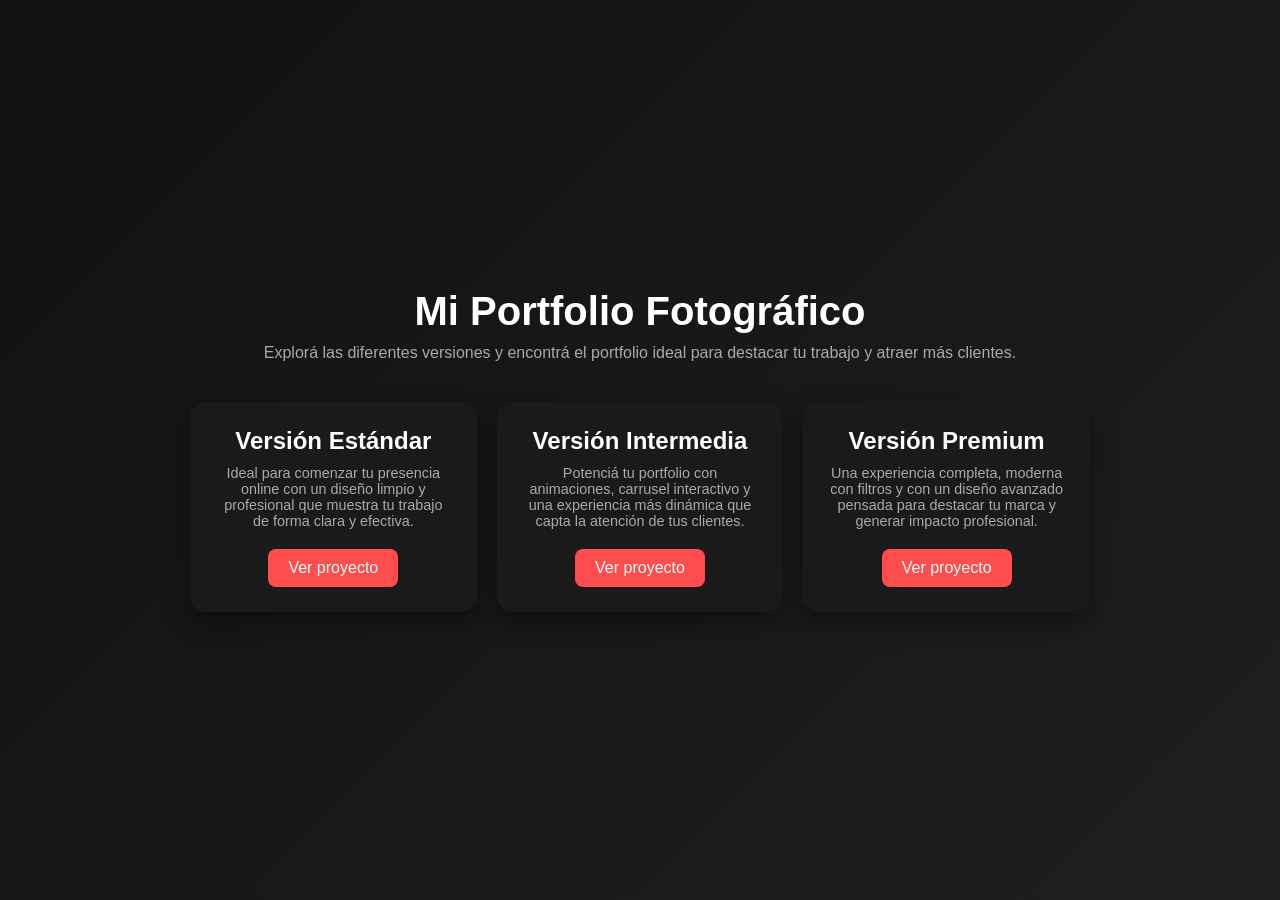
<file: index.html>
<!DOCTYPE html>
<html lang="es">
<head>
	<meta charset="utf-8">
	<meta name="viewport" content="width=device-width, initial-scale=1">
	<title>Mi Portfolio</title>

	<style>
		/* RESET */
		* {
			margin: 0;
			padding: 0;
			box-sizing: border-box;
		}

		body {
			font-family: Arial, sans-serif;
			background: linear-gradient(135deg, #111, #1f1f1f);
			color: #fff;
			min-height: 100vh;
			display: flex;
			flex-direction: column;
			align-items: center;
			justify-content: center;
			text-align: center;
		}

		h1 {
			font-size: 2.5rem;
			margin-bottom: 10px;
		}

		p {
			color: #aaa;
			margin-bottom: 40px;
		}

		.container {
			display: grid;
			grid-template-columns: repeat(auto-fit, minmax(250px, 1fr));
			gap: 20px;
			width: 90%;
			max-width: 900px;
		}

		.card {
			background: #1a1a1a;
			padding: 25px;
			border-radius: 15px;
			box-shadow: 0 10px 25px rgba(0,0,0,0.4);
			transition: transform 0.3s ease, box-shadow 0.3s ease;
		}

		.card:hover {
			transform: translateY(-10px);
			box-shadow: 0 20px 40px rgba(0,0,0,0.6);
		}

		.card h2 {
			margin-bottom: 10px;
		}

		.card p {
			font-size: 0.9rem;
			margin-bottom: 20px;
		}

		.btn {
			display: inline-block;
			padding: 10px 20px;
			background: #ff4d4d;
			color: #fff;
			text-decoration: none;
			border-radius: 8px;
			transition: background 0.3s;
		}

		.btn:hover {
			background: #ff1a1a;
		}
	</style>
</head>

<body>

	<h1>Mi Portfolio Fotográfico</h1>
	<p>Explorá las diferentes versiones y encontrá el portfolio ideal para destacar tu trabajo y atraer más clientes.</p>

	<div class="container">

		<div class="card">
			<h2>Versión Estándar</h2>
			<p>Ideal para comenzar tu presencia online con un diseño limpio y profesional que muestra tu trabajo de forma clara y efectiva.</p>
			<a href="./estandar/index.html" class="btn">Ver proyecto</a>
		</div>

		<div class="card">
			<h2>Versión Intermedia</h2>
			<p>Potenciá tu portfolio con animaciones, carrusel interactivo y una experiencia más dinámica que capta la atención de tus clientes.</p>
			<a href="./intermedio/index.html" class="btn">Ver proyecto</a>
		</div>

		<div class="card">
			<h2>Versión Premium</h2>
			<p>Una experiencia completa, moderna con filtros y con un diseño avanzado pensada para destacar tu marca y generar impacto profesional.</p>
			<a href="./premium/index.html" class="btn">Ver proyecto</a>
		</div>

	</div>

</body>
</html>
</file>
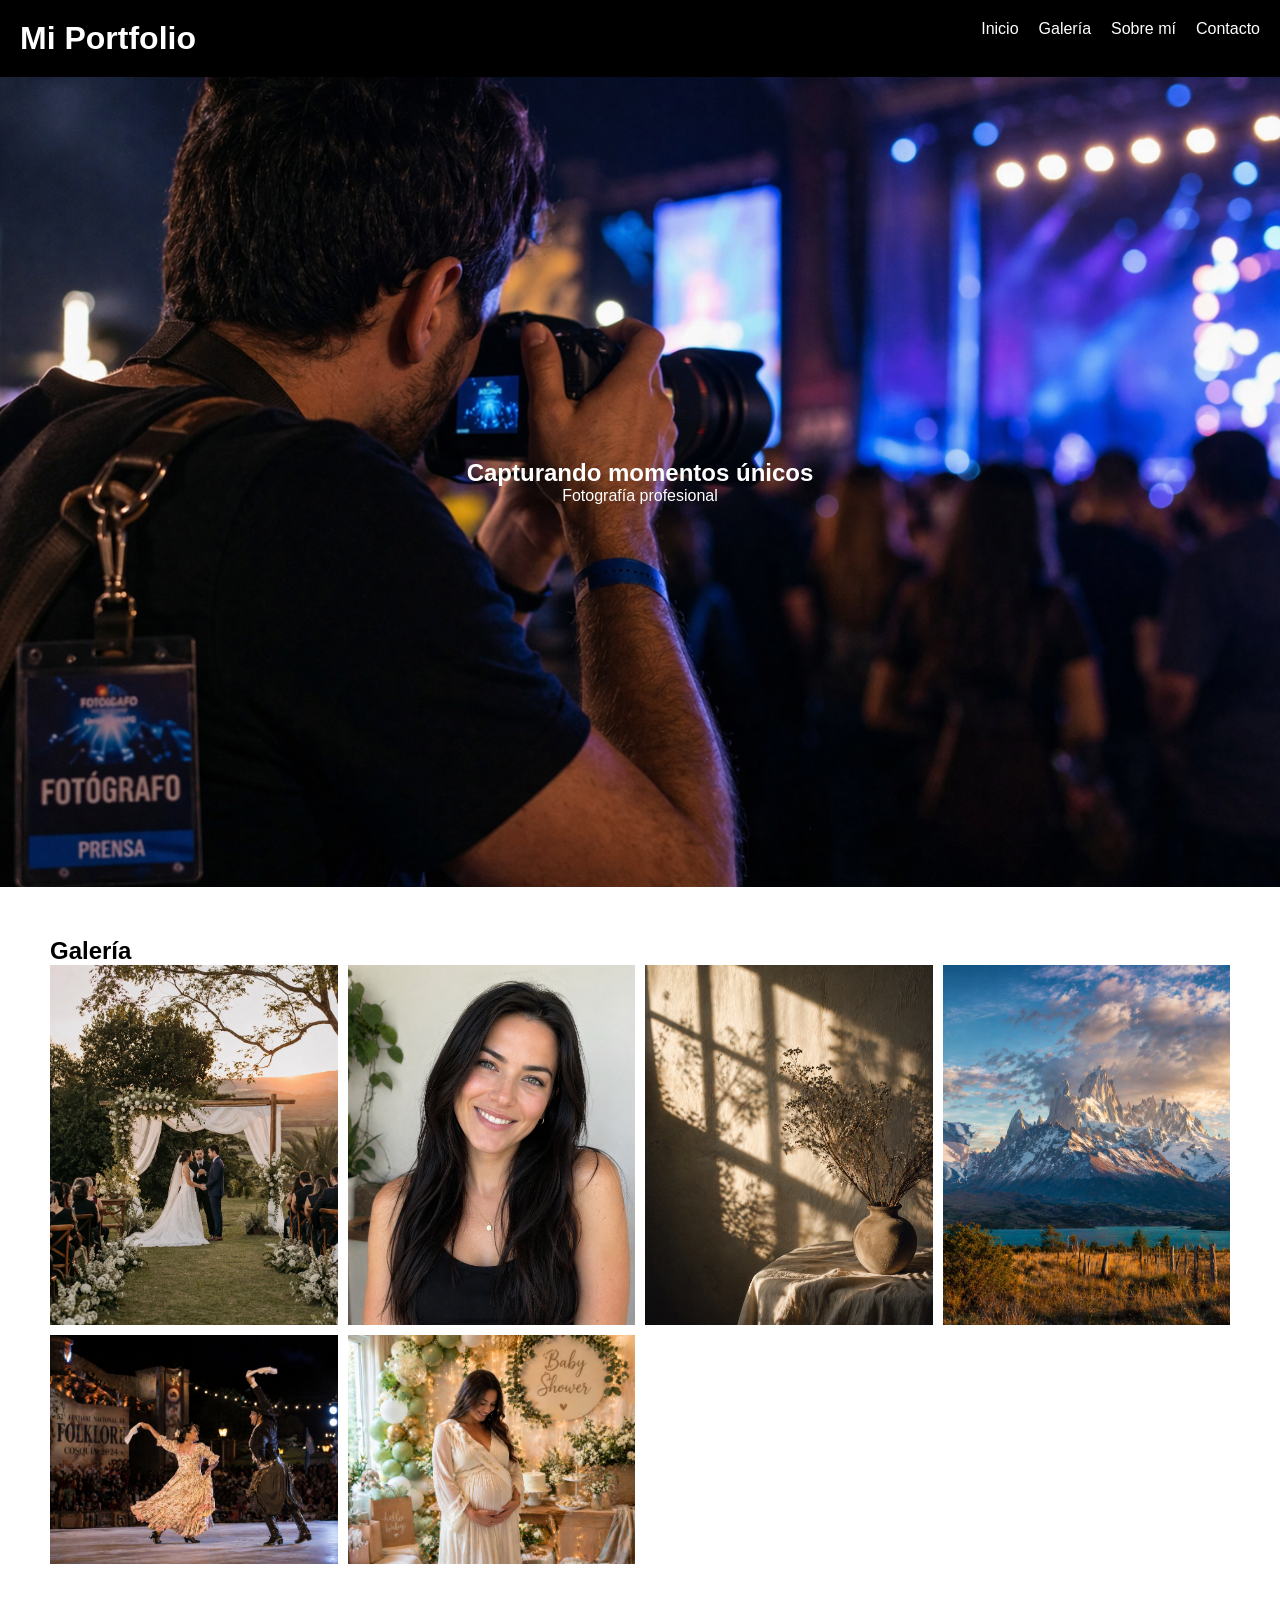
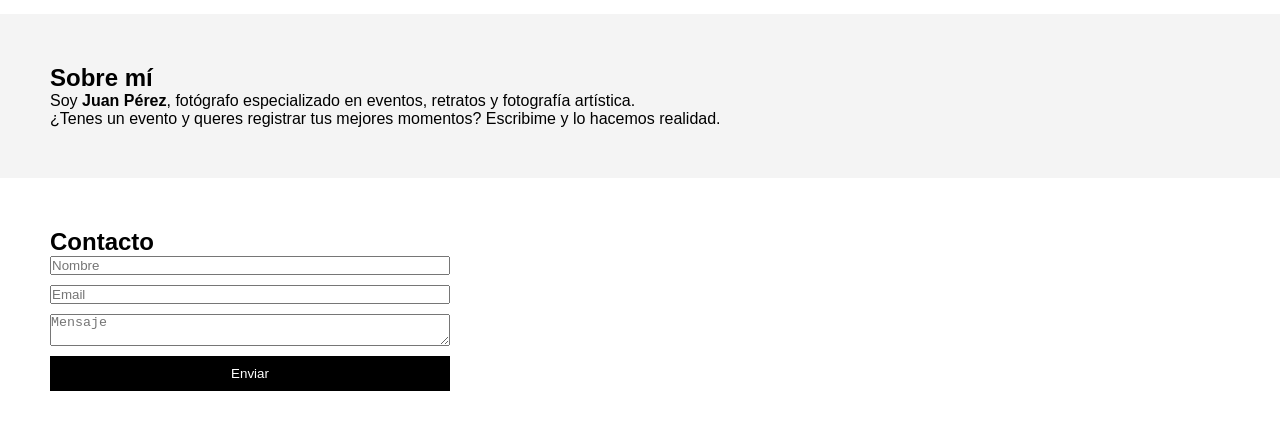
<file: estandar/index.html>
<!DOCTYPE html>
<html lang="es">
<head>
    <meta charset="utf-8">
    <meta name="viewport" content="width=device-width, initial-scale=1">
    <title>Portfolio Fotógrafo</title>
    <link rel="icon" type="image/png" href="image/photographer.png">
    <link rel="stylesheet" href="css/style.css">
</head>
<body>

    <!-- NAVBAR -->
    <header class="header">
        <h1 class="logo">Mi Portfolio</h1>
        <nav>
            <ul class="nav">
                <li><a href="#inicio">Inicio</a></li>
                <li><a href="#galeria">Galería</a></li>
                <li><a href="#sobre">Sobre mí</a></li>
                <li><a href="#contacto">Contacto</a></li>
            </ul>
        </nav>
    </header>

    <!-- HERO -->
    <section id="inicio" class="hero">
        <h2>Capturando momentos únicos</h2>
        <p>Fotografía profesional</p>
    </section>

    <!-- GALERIA -->
    <section id="galeria" class="galeria">
        <h2>Galería</h2>
        <div class="grid">
            <img src="image/Fotógrafia1.png" alt="Fotografía1">
            <img src="image/Fotógrafia2.png" alt="Fotografía2">
            <img src="image/Fotógrafia3.png" alt="Fotografía3">
            <img src="image/Fotógrafia4.png" alt="Fotografía4">
            <img src="image/Fotógrafia5.png" alt="Fotografía5">
            <img src="image/Fotógrafia6.png" alt="Fotografía6">
        </div>
    </section>

    <!-- SOBRE MI -->
    <section id="sobre" class="sobre">
        <h2>Sobre mí</h2>
        <p>Soy <strong>Juan Pérez</strong>, fotógrafo especializado en eventos, retratos y fotografía artística.</p>
        <p>¿Tenes un evento y queres registrar tus mejores momentos? Escribime y lo hacemos realidad.</p>
    </section>

    <!-- CONTACTO -->
    <section id="contacto" class="contacto">
        <h2>Contacto</h2>
        <form id="form">
            <input type="text" name="name"  placeholder="Nombre" required>
            <input type="email"  name="email" placeholder="Email" required>
            <textarea  name="message" placeholder="Mensaje" required></textarea>
            <button type="submit">Enviar</button>
        </form>
        <p id="status"></p>
    </section>

    <script src="https://cdn.emailjs.com/dist/email.min.js"></script>
    <script>
        emailjs.init("TU_PUBLIC_KEY");
    </script>
    <script src="js/main.js"></script>
</body>
</html>
</file>
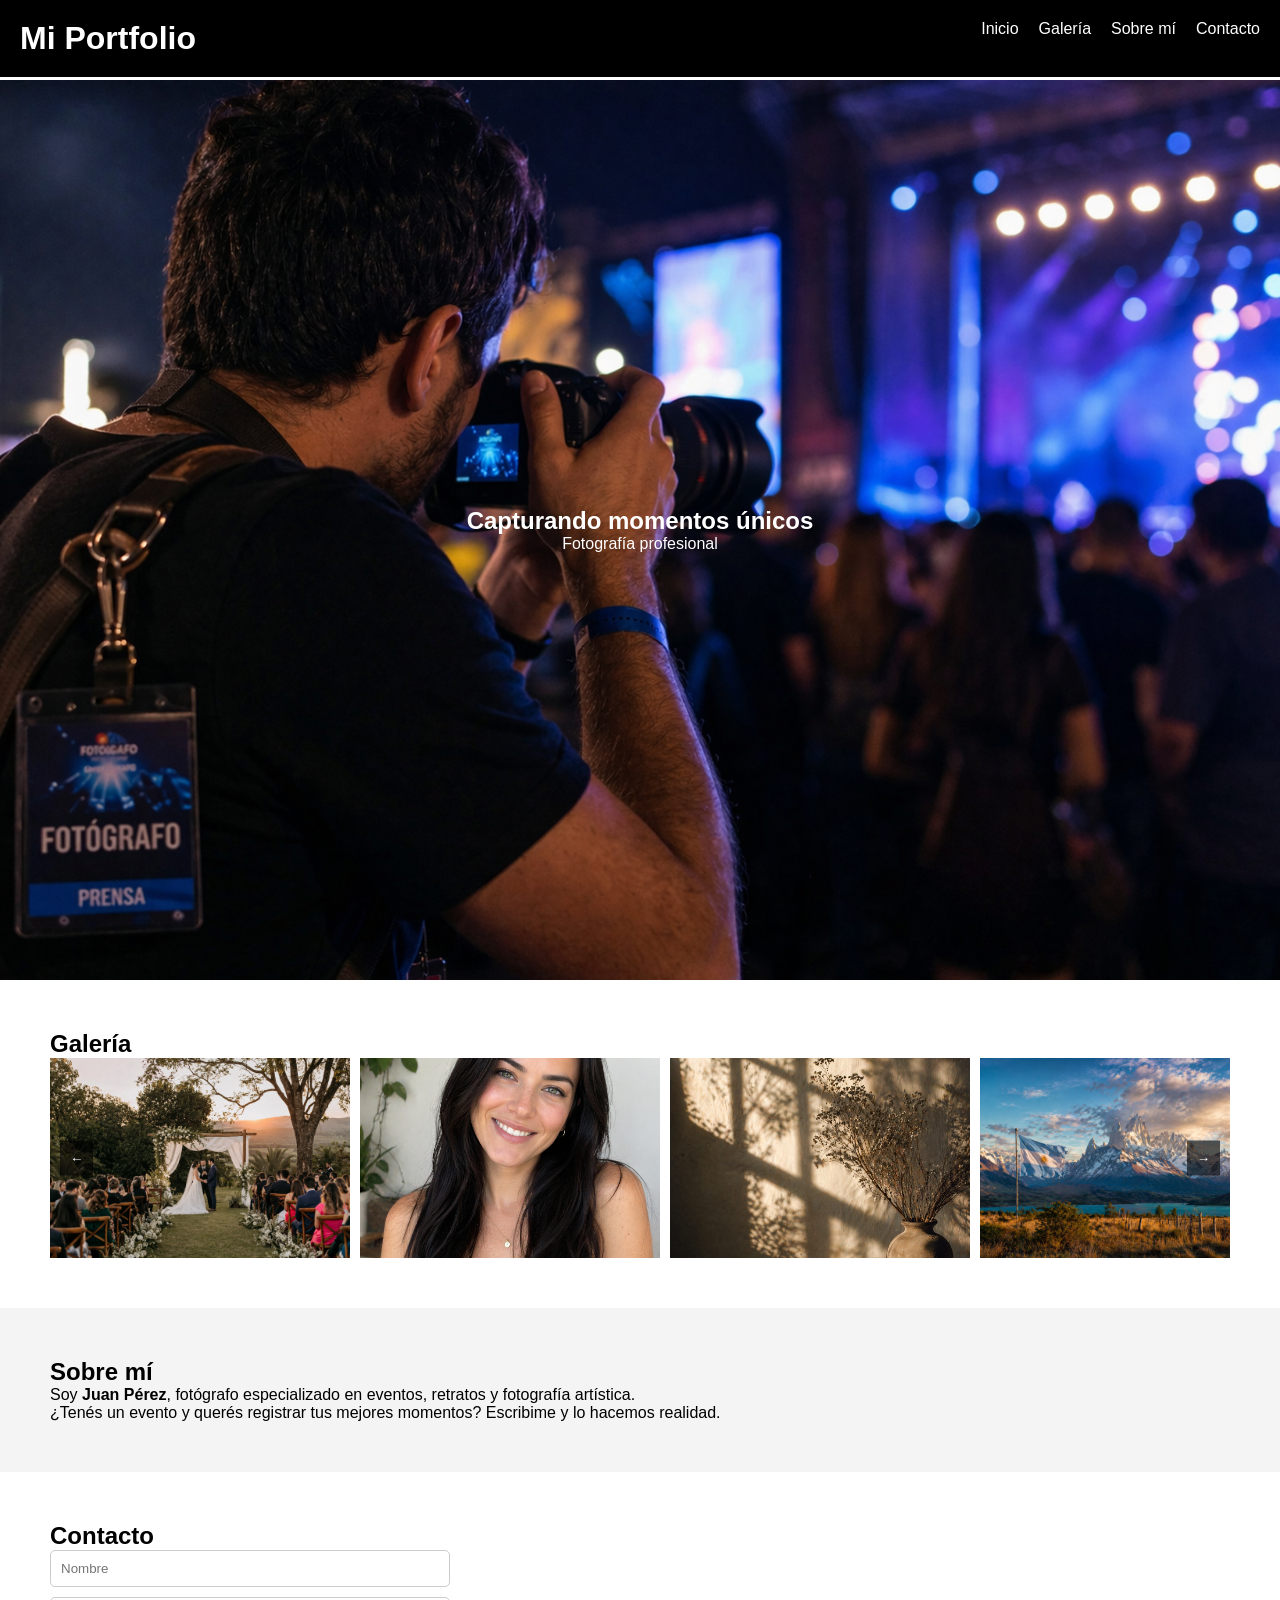
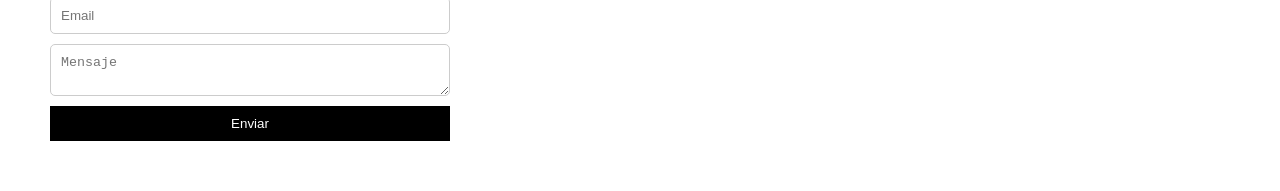
<file: intermedio/index.html>
<!DOCTYPE html>
<html lang="es">
<head>
	<meta charset="utf-8">
	<meta name="viewport" content="width=device-width, initial-scale=1">
	<title>Portfolio Fotógrafo</title>
	<link rel="icon" type="image/png" href="image/photographer.png">
	<link rel="stylesheet" href="css/styles.css">
</head>
<body>

	 <!-- NAVBAR -->
	 <header class="header">
	 	<h1 class="logo">Mi Portfolio</h1>
	 	<nav>
	 		<ul class="nav">
	 			<li><a href="#inicio">Inicio</a></li>
	 			<li><a href="#galeria">Galería</a></li>
	 			<li><a href="#sobre">Sobre mí</a></li>
	 			<li><a href="#contacto">Contacto</a></li>
	 		</ul>
	 	</nav>
	 </header>

	<!-- HERO -->
	<section id="inicio" class="hero">
		<h2>Capturando momentos únicos</h2>
		<p>Fotografía profesional</p>
	</section>

	<!-- GALERIA -->
	<section id="galeria" class="galeria hidden">
		<h2>Galería</h2>

		<div class="carousel-container">
			<button id="prev" class="btn">←</button>

			<div class="grid">
				<img src="image/Fotógrafia1.png" alt="Fotografía1">
				<img src="image/Fotógrafia2.png" alt="Fotografía2">
				<img src="image/Fotógrafia3.png" alt="Fotografía3">
				<img src="image/Fotógrafia4.png" alt="Fotografía4">
				<img src="image/Fotógrafia5.png" alt="Fotografía5">
				<img src="image/Fotógrafia6.png" alt="Fotografía6">
			</div>

			<button id="next" class="btn">→</button>
		</div>
	</section>

	<!-- SOBRE -->
	<section id="sobre" class="sobre hidden">
		<h2>Sobre mí</h2>
		<p>Soy <strong>Juan Pérez</strong>, fotógrafo especializado en eventos, retratos y fotografía artística.</p>
		<p>¿Tenés un evento y querés registrar tus mejores momentos? Escribime y lo hacemos realidad.</p>
	</section>

	<!-- CONTACTO -->
	<section id="contacto" class="contacto hidden">
		<h2>Contacto</h2>
		<form id="form">
			<input type="text" name="name" placeholder="Nombre" required>
			<input type="email" name="email" placeholder="Email" required>
			<textarea name="message" placeholder="Mensaje" required></textarea>
			<button type="submit">Enviar</button>
		</form>
		<p id="status"></p>
	</section>

	<!-- LIGHTBOX -->
	<div id="lightbox" class="lightbox">
		<span id="close">&times;</span>
		<img id="lightbox-img">
	</div>

	<!-- EMAILJS -->
    <script src="https://cdn.emailjs.com/dist/email.min.js"></script>
    <script>
        emailjs.init("TU_PUBLIC_KEY");
    </script>

    <script src="js/main.js"></script>
</body>
</html>
</file>
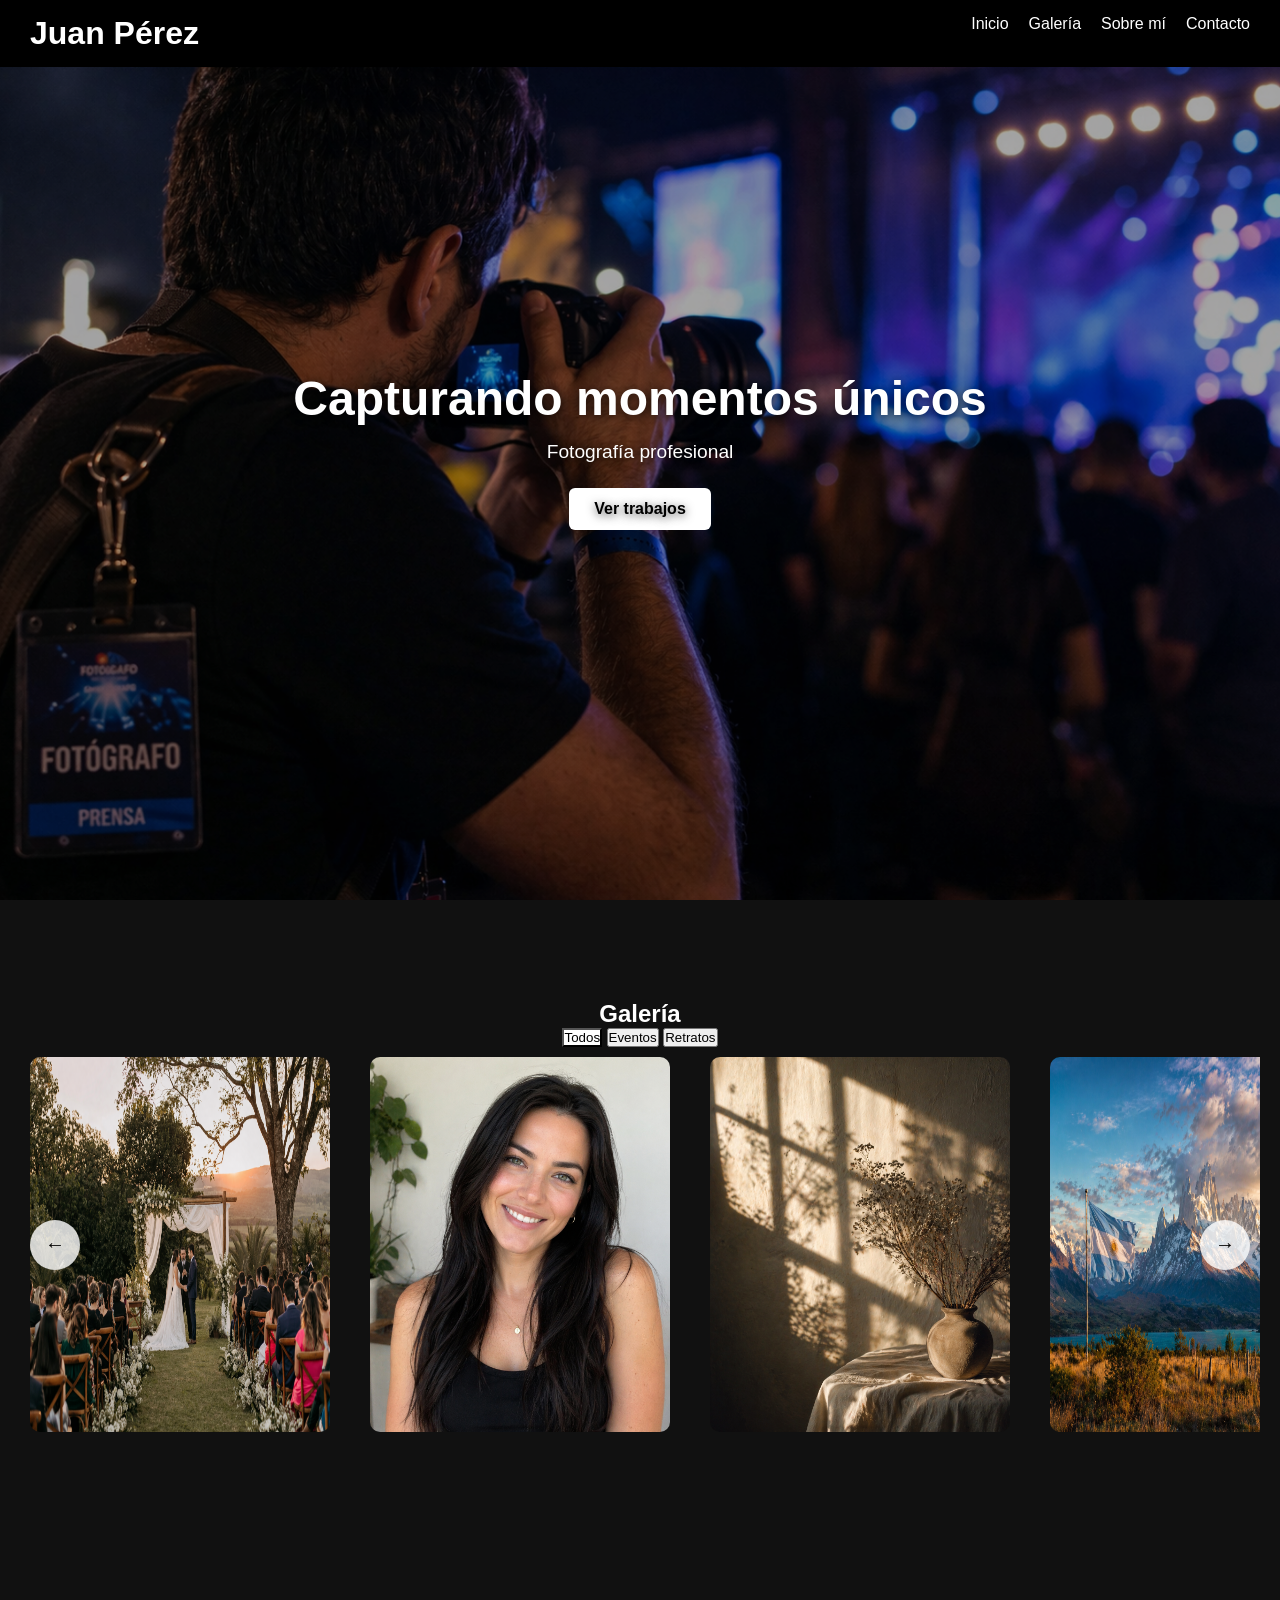
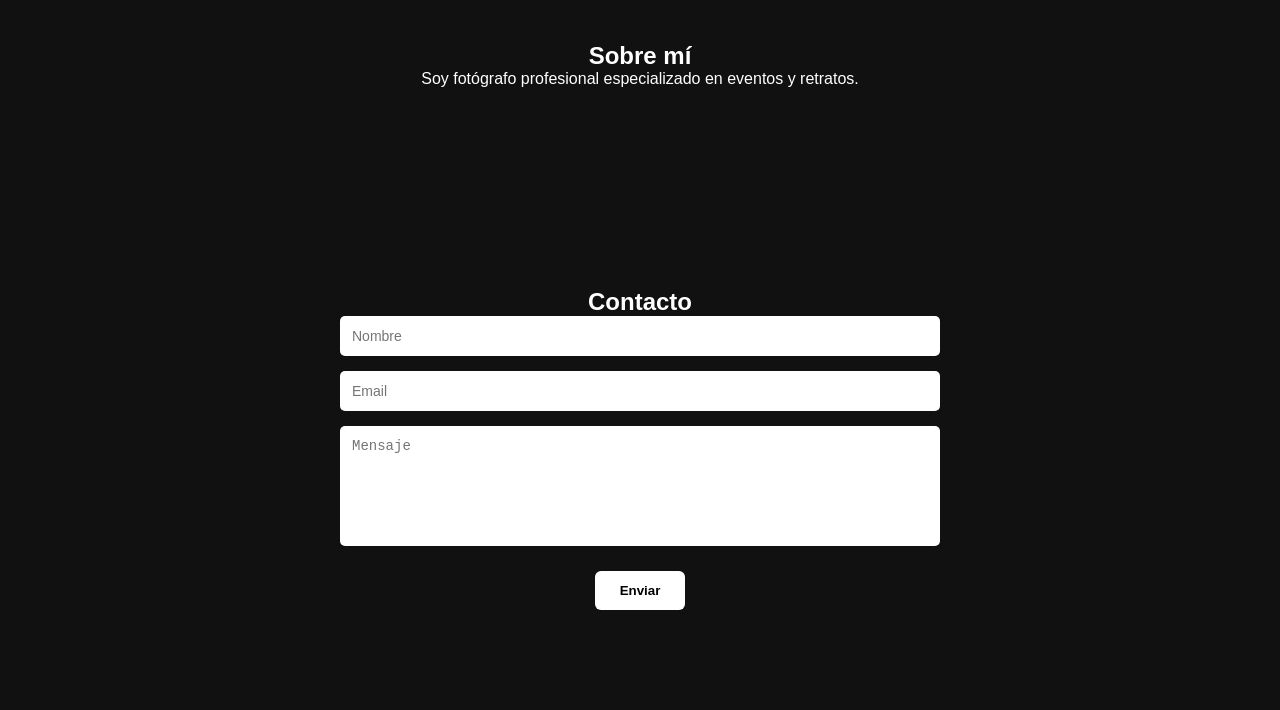
<file: premium/index.html>
<!DOCTYPE html>
<html lang="es">
<head>
	<meta charset="utf-8">
	<meta name="viewport" content="width=device-width, initial-scale=1">
	<title>Portfolio Fotógrafo</title>

	<meta name="description" content="Portfolio profesional de fotografía">
	<link rel="icon" type="image/png" href="assets/photographer.png">
	<link rel="stylesheet" href="css/styles.css">
</head>
<body>

<!-- HEADER -->
<header class="header">
	<h1 class="logo">Juan Pérez</h1>

	<nav class="nav">
		<a href="#inicio">Inicio</a>
		<a href="#galeria">Galería</a>
		<a href="#sobre">Sobre mí</a>
		<a href="#contacto">Contacto</a>
	</nav>

	<div id="menu-toggle" class="menu-toggle">
		<span></span><span></span><span></span>
	</div>
</header>

<!-- HERO -->
<section id="inicio" class="hero">
	<div class="overlay"></div>
	<div class="hero-content">
		<h2 class="fade-in">Capturando momentos únicos</h2>
		<p class="fade-in delay">Fotografía profesional</p>
		<a href="#galeria" class="btn fade-in delay-2">Ver trabajos</a>
	</div>
</section>

<!-- GALERIA -->
<section id="galeria" class="section hidden">
	<h2>Galería</h2>

	<div class="filtros">
		<button class="filtro-btn active" data-filter="all">Todos</button>
		<button class="filtro-btn" data-filter="eventos">Eventos</button>
		<button class="filtro-btn" data-filter="retratos">Retratos</button>
	</div>

	<div class="carousel-container">
		<button id="prev" class="btn">←</button>

		<div id="carousel" class="carousel">
			<img src="assets/img/Fotografia1.png" class="item eventos" alt="evento">
			<img src="assets/img/Fotografia2.png" class="item retratos" alt="retrato">
			<img src="assets/img/Fotografia3.png" class="item eventos" alt="evento">
			<img src="assets/img/Fotografia4.png" class="item retratos" alt="retrato">
			<img src="assets/img/Fotografia5.png" class="item eventos" alt="evento">
			<img src="assets/img/Fotografia6.png" class="item retratos" alt="retrato">
		</div>

		<button id="next" class="btn">→</button>
	</div>
</section>

<!-- SOBRE -->
<section id="sobre" class="section hidden">
	<h2>Sobre mí</h2>
	<p>Soy fotógrafo profesional especializado en eventos y retratos.</p>
</section>

<!-- CONTACTO -->
<section id="contacto" class="section hidden">
	<h2>Contacto</h2>

	<form id="form">
		<input type="text" name="name" placeholder="Nombre" required>
		<input type="email" name="email" placeholder="Email" required>
		<textarea name="message" placeholder="Mensaje" required></textarea>
		<button type="submit" class="btn">Enviar</button>
	</form>

	<p id="status"></p>
</section>

<!-- LIGHTBOX -->
<div id="lightbox" class="lightbox">
	<span id="close">&times;</span>
	<button id="prev-lightbox">←</button>
	<img id="lightbox-img" alt="imagen ampliada">
	<button id="next-lightbox">→</button>
</div>

<script src="js/main.js"></script>

</body>
</html>
</file>
<file: estandar/css/style.css>
/* RESET */
* {
	margin: 0;
	padding: 0;
	box-sizing: border-box;
}

body {
	font-family: Arial, sans-serif;
}

/* HEADER */
.header {
	display: flex;
	justify-content: space-between;
	padding: 20px;
	background: black;
	color: white;
}

.nav {
	display: flex;
	gap: 20px;
	list-style: none;
}

.nav a {
	color: white;
	text-decoration: none;
}

/* HERO */
.hero {
	height: 90vh;
	background: url("../image/foto1.png") center/cover;
	color: white;
	display: flex;
	flex-direction: column;
	justify-content: center;
	align-items: center;
}

/* GALERIA */
.galeria {
	padding: 50px;
}

.grid {
	display: grid;
	grid-template-columns: repeat(4, 1fr);
	gap: 10px;
}

.grid img {
	width: 100%;
	height: 100%;
	object-fit: cover;
	cursor: pointer;
}

/* SOBRE */
.sobre {
	padding: 50px;
	background: #f4f4f4;
}

/* CONTACTO */
.contacto {
	padding: 50px;
}

form {
	display: flex;
	flex-direction: column;
	gap: 10px;
	max-width: 400px;
}

button {
	background: black;
	color: white;
	padding: 10px;
	border: none;
	cursor: pointer;
}
</file>
<file: intermedio/css/styles.css>
/* RESET */
* {
	margin: 0;
	padding: 0;
	box-sizing: border-box;
}

body {
	font-family: Arial, sans-serif;
}

/* HEADER */
.header {
	position: fixed;
	top: 0;
	width: 100%;
	display: flex;
	justify-content: space-between;
	padding: 20px;
	background: black;
	color: white;
	z-index: 1000;
	transition: 0.3s;
}

.header.scrolled {
	background: rgba(0, 0, 0, 0.9);
}

.nav {
	display: flex;
	gap: 20px;
	list-style: none;
}

.nav a {
	color: white;
	text-decoration: none;
}

/* HERO */
.hero {
	height: 100vh;
	background: url("../image/foto1.png") center/cover;
	color: white;
	display: flex;
	flex-direction: column;
	justify-content: center;
	align-items: center;
	margin-top: 80px;
}

/* GALERIA */
.galeria {
	padding: 50px;
}

.carousel-container {
	position: relative;
}

.grid {
	display: flex;
	overflow-x: auto;
	scroll-behavior: smooth;
	gap: 10px;
	scrollbar-width: none;
}

.grid::-webkit-scrollbar {
	display: none;
}

.grid img {
	min-width: 300px;
	height: 200px;
	object-fit: cover;
	cursor: pointer;
	transition: transform 0.3s, opacity 0.3s;
}

.grid img:hover {
	transform: scale(1.05);
	opacity: 0.8;
}

/* BOTONES */
.btn {
	position: absolute;
	top: 50%;
	transform: translateY(-50%);
	background: rgba(0, 0, 0, 0.6);
	color: white;
	border: none;
	padding: 10px;
	cursor: pointer;
}

#prev { left: 10px; }
#next { right: 10px; }

/* SOBRE */
.sobre {
	padding: 50px;
	background: #f4f4f4;
}

/* CONTACTO */
.contacto {
	padding: 50px;
}

form {
	display: flex;
	flex-direction: column;
	gap: 10px;
	max-width: 400px;
}

input, textarea {
	padding: 10px;
	border: 1px solid #ccc;
	border-radius: 5px;
}

button {
	background: black;
	color: white;
	padding: 10px;
	border: none;
	cursor: pointer;
}

button:hover {
	background: #333;
}

/* ANIMACIONES */
.hidden {
	opacity: 0;
	transform: translateY(40px);
	transition: 0.6s;
}

.show {
	opacity: 1;
	transform: translateY(0);
}

/* LIGHTBOX */
.lightbox {
	position: fixed;
	top: 0;
	left: 0;
	width: 100%;
	height: 100%;
	background: rgba(0,0,0,0.9);
	display: none;
	justify-content: center;
	align-items: center;
}

.lightbox img {
	max-width: 90%;
	max-height: 90%;
}

#close {
	position: absolute;
	top: 20px;
	right: 30px;
	font-size: 40px;
	color: white;
	cursor: pointer;
}
</file>
<file: premium/css/styles.css>
/* RESET */
* {
	margin: 0;
	padding: 0;
	box-sizing: border-box;
}

body {
	font-family: Arial, sans-serif;
	background: #111;
	color: #fff;
}

/* HEADER */
.header {
	position: fixed;
	top: 0;
	width: 100%;
	display: flex;
	justify-content: space-between;
	padding: 15px 30px;
	background: #000;
	z-index: 1000;
}

.nav {
	display: flex;
	gap: 20px;
}

.nav a {
	color: #fff;
	text-decoration: none;
}

/* MENU MOBILE */
.menu-toggle {
	display: none;
	flex-direction: column;
	cursor: pointer;
}

.menu-toggle span {
	width: 25px;
	height: 3px;
	background: white;
	margin: 3px 0;
}

/* HERO */
.hero {
	height: 100vh;
	background-image: url("../assets/img/hero.png");
	background-size: cover;
	background-position: center;
	background-repeat: no-repeat;
	display: flex;
	align-items: center;
	justify-content: center;
	position: relative;
}

.overlay {
	position: absolute;
	top: 0;
	left: 0;
	width: 100%;
	height: 100%;
	background: rgba(0,0,0,0.35);
	z-index: 1;
}

.hero-content {
	position: relative;
	z-index: 2;
	text-align: center;
	color: white;
	text-shadow: 0 2px 10px rgba(0,0,0,0.7);
}

.hero-content h2 {
	font-size: 3rem;
	margin-bottom: 15px;
}

.hero-content p {
	font-size: 1.2rem;
	margin-bottom: 25px;
}

/* BOTÓN */
.btn {
	display: inline-block;
	padding: 12px 25px;
	background: white;
	color: black;
	text-decoration: none;
	border-radius: 6px;
	font-weight: bold;
	cursor: pointer;
	border: none;
	transition: 0.3s;
}

.btn:hover {
	background: #ddd;
	transform: scale(1.05);
}

/* SECCIONES */
.section {
	padding: 100px 20px;
	text-align: center;
}

/* GALERIA */
.carousel {
	display: flex;
	overflow: hidden;
	scroll-behavior: smooth;
	gap: 20px;
}

.item {
	min-width: 300px;
	margin: 10px;
	cursor: pointer;
	border-radius: 10px;
	transition: transform 0.3s;
}

.item:hover {
	transform: scale(1.05);
}

/* FILTROS */
.filtro-btn.active {
	background: white;
	color: black;
}

/* ========================== */
/* 🔥 LIGHTBOX (REEMPLAZADO) */
/* ========================== */

.lightbox {
	display: none;
	position: fixed;
	top: 0;
	left: 0;
	width: 100%;
	height: 100%;
	background: rgba(0,0,0,0.9);
	justify-content: center;
	align-items: center;
	z-index: 2000; /* 🔥 clave */
}

/* IMAGEN */
.lightbox img {
	max-width: 80%;
	max-height: 80%;
	border-radius: 10px;
}

/* BOTÓN CERRAR */
#close {
	position: absolute;
	top: 20px;
	right: 30px;
	font-size: 40px;
	color: white;
	cursor: pointer;
	z-index: 2100;
}

/* 🔥 BOTONES LIGHTBOX */
#prev-lightbox,
#next-lightbox {
	position: absolute;
	top: 50%;
	transform: translateY(-50%);
	background: rgba(255,255,255,0.7);
	border: none;
	width: 50px;
	height: 50px;
	border-radius: 50%;
	cursor: pointer;
	font-size: 20px;
	display: flex;
	align-items: center;
	justify-content: center;
	z-index: 2100;
}

#prev-lightbox {
	left: 20px;
}

#next-lightbox {
	right: 20px;
}

#prev-lightbox:hover,
#next-lightbox:hover {
	background: white;
	transform: translateY(-50%) scale(1.1);
}

/* ANIMACIONES */
.hidden {
	opacity: 0;
	transform: translateY(40px);
	transition: 0.6s;
}

.show {
	opacity: 1;
	transform: translateY(0);
}

/* ========================== */
/* 🔥 FORMULARIO CONTACTO */
/* ========================== */

#form {
	max-width: 600px;
	margin: 0 auto;
	display: flex;
	flex-direction: column;
	gap: 15px;
}

#form input,
#form textarea {
	width: 100%;
	padding: 12px;
	border-radius: 5px;
	border: none;
	outline: none;
	font-size: 14px;
}

#form textarea {
	min-height: 120px;
	resize: none;
}

#form button {
	align-self: center;
	margin-top: 10px;
}

/* ========================== */
/* 🔥 BOTONES CARRUSEL */
/* ========================== */

.carousel-container {
	position: relative;
	display: flex;
	align-items: center;
}

#prev,
#next {
	position: absolute;
	top: 50%;
	transform: translateY(-50%);
	width: 50px;
	height: 50px;
	background: rgba(255,255,255,0.8);
	border-radius: 50%;
	display: flex;
	align-items: center;
	justify-content: center;
	font-size: 20px;
	cursor: pointer;
	z-index: 10;
	border: none;
	padding: 0;
}

#prev {
	left: 10px;
}

#next {
	right: 10px;
}

#prev:hover,
#next:hover {
	background: white;
	transform: translateY(-50%) scale(1.1);
}

/* RESPONSIVE */
@media (max-width: 768px) {
	.nav {
		display: none;
		flex-direction: column;
		background: black;
		position: absolute;
		top: 60px;
		right: 0;
	}

	.nav.active {
		display: flex;
	}

	.menu-toggle {
		display: flex;
	}
}
</file>
